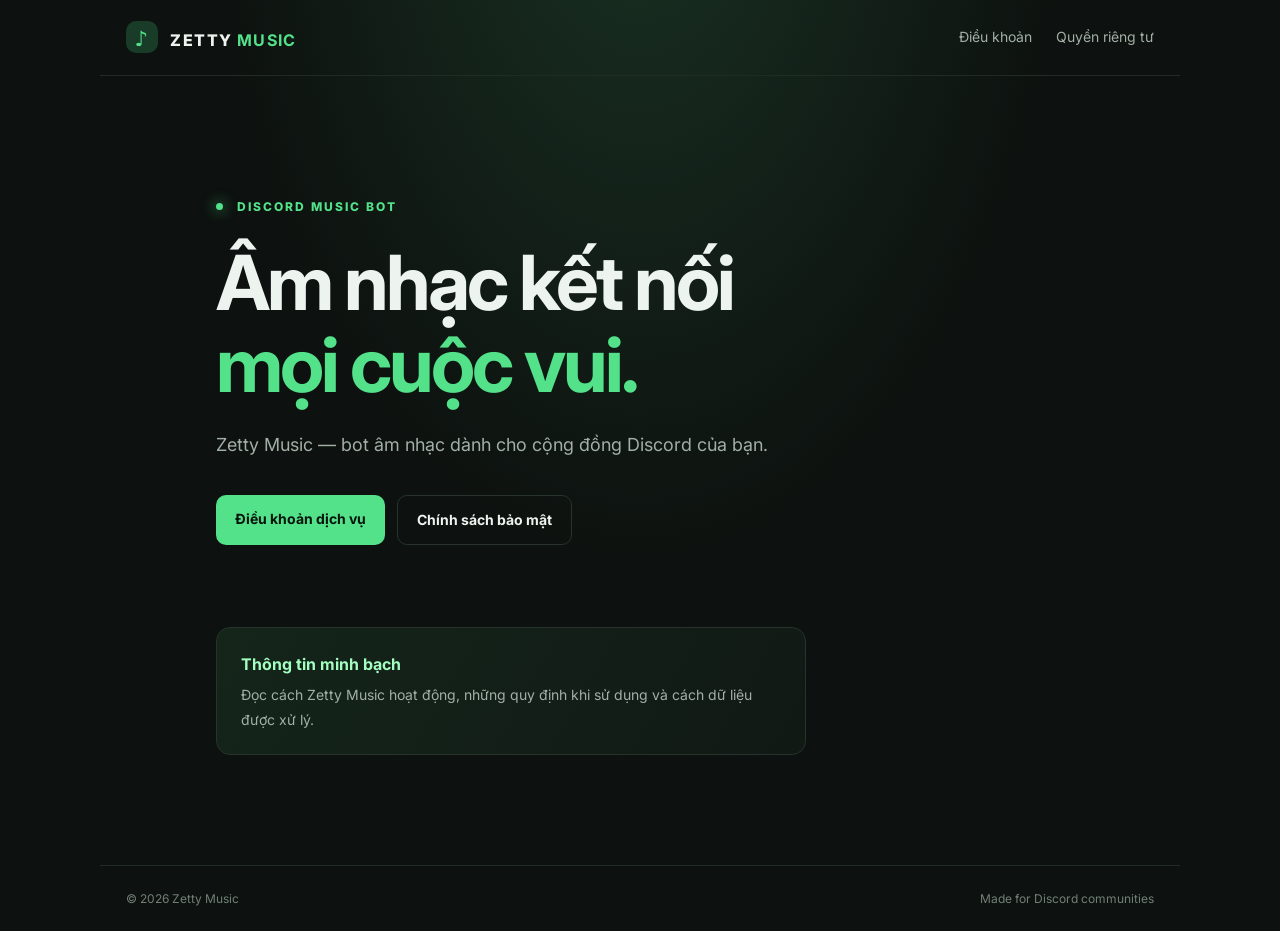
<file: index.html>
<!doctype html>
<html lang="vi">
<head>
  <meta charset="utf-8"><meta name="viewport" content="width=device-width, initial-scale=1">
  <meta name="theme-color" content="#101512">
  <title>Zetty Music</title>
  <meta name="description" content="Trang thông tin chính thức của Zetty Music Discord Bot.">
  <link rel="stylesheet" href="style.css">
</head>
<body>
  <header class="nav"><a class="brand" href="index.html"><span class="brand-mark">♪</span> ZETTY <b>MUSIC</b></a><nav><a href="terms.html">Điều khoản</a><a href="privacy.html">Quyền riêng tư</a></nav></header>
  <main class="hero">
    <div class="eyebrow"><span class="dot"></span> DISCORD MUSIC BOT</div>
    <h1>Âm nhạc kết nối<br><span>mọi cuộc vui.</span></h1>
    <p class="lead">Zetty Music — bot âm nhạc dành cho cộng đồng Discord của bạn.</p>
    <div class="actions"><a class="button primary" href="terms.html">Điều khoản dịch vụ</a><a class="button secondary" href="privacy.html">Chính sách bảo mật</a></div>
    <div class="note"><strong>Thông tin minh bạch</strong><p>Đọc cách Zetty Music hoạt động, những quy định khi sử dụng và cách dữ liệu được xử lý.</p></div>
  </main>
  <footer><span>© 2026 Zetty Music</span><span>Made for Discord communities</span></footer>
</body></html>
</file>
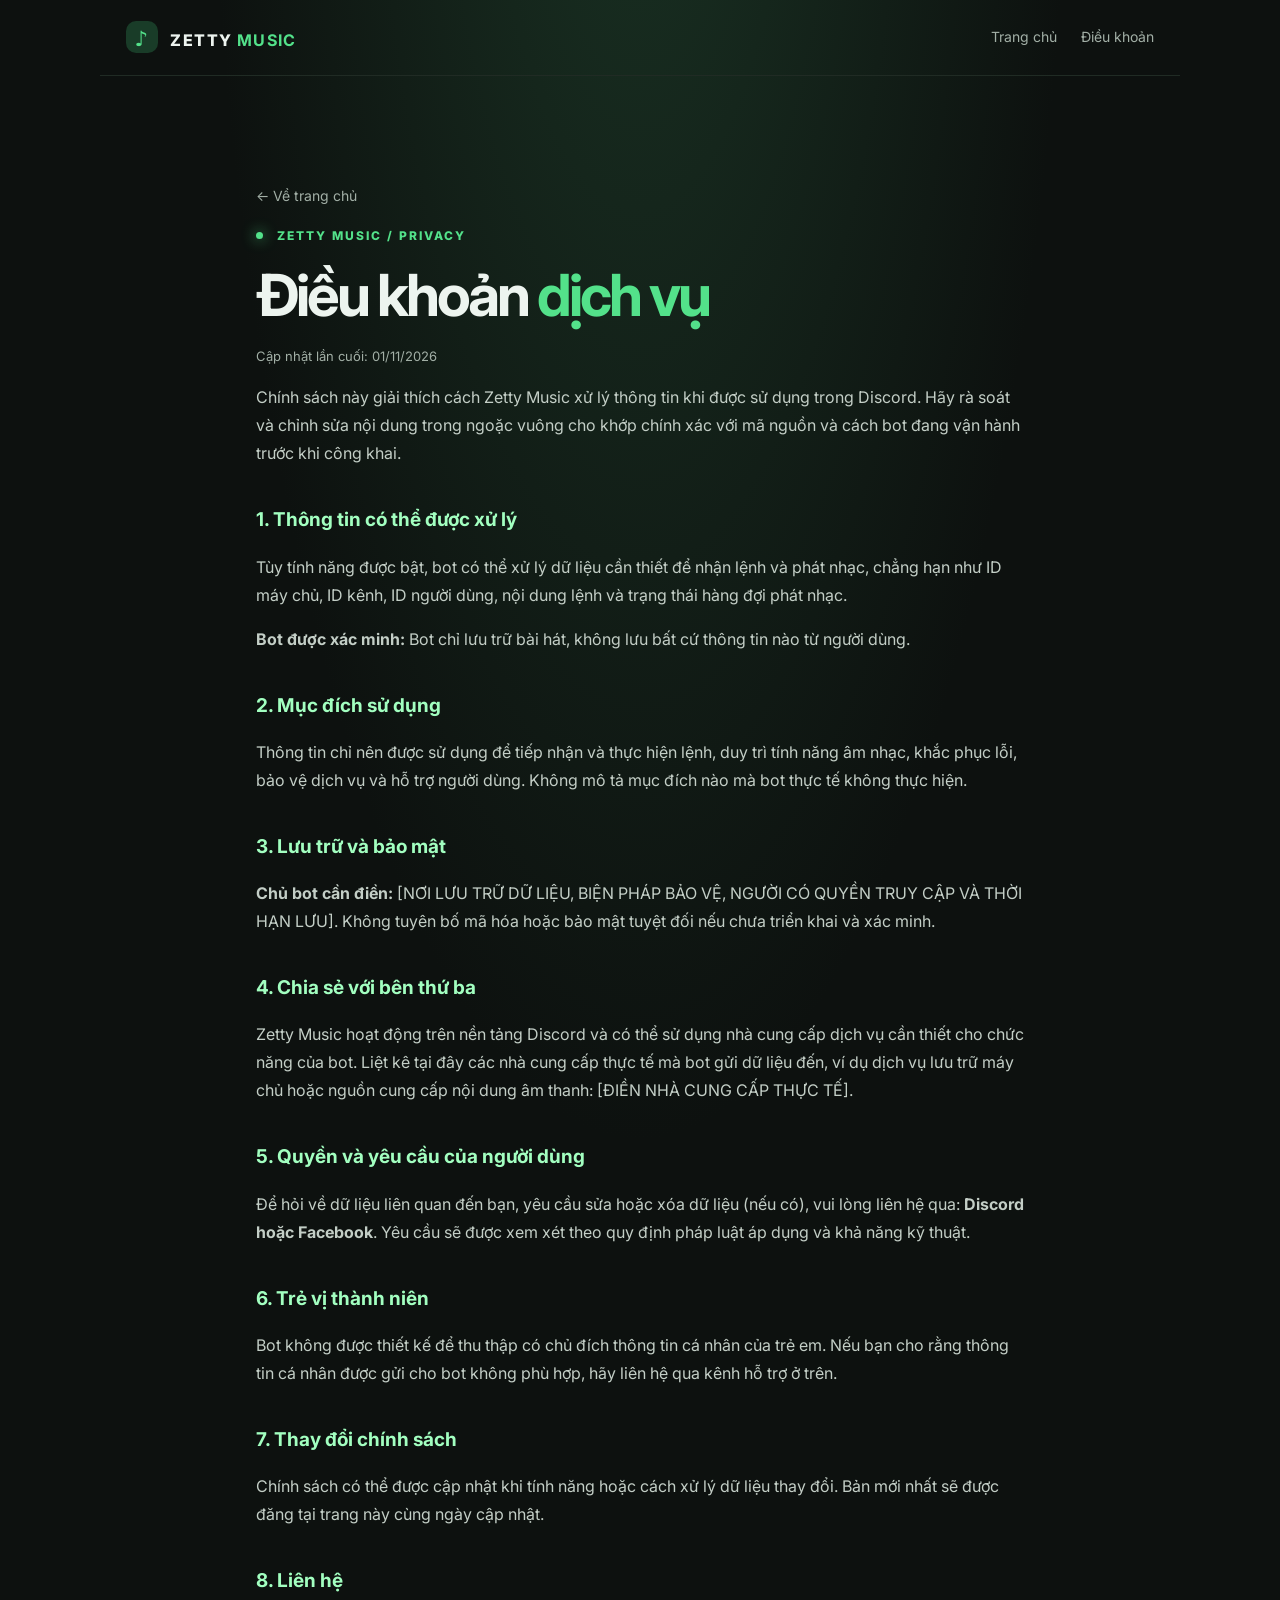
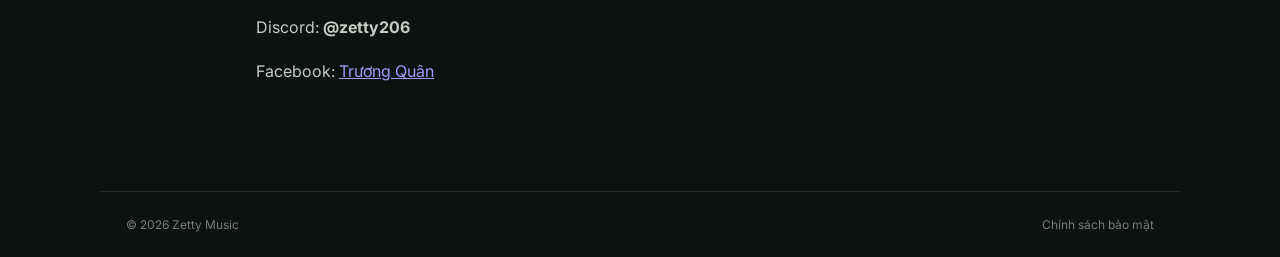
<file: privacy.html>
<!doctype html>
<html lang="vi">
<head>
  <meta charset="utf-8"><meta name="viewport" content="width=device-width, initial-scale=1">
  <meta name="theme-color" content="#101512"><title>Chính sách bảo mật | Zetty Music</title><link rel="stylesheet" href="style.css">
</head>
<body>
  <header class="nav"><a class="brand" href="index.html"><span class="brand-mark">♪</span> ZETTY <b>MUSIC</b></a><nav><a href="index.html">Trang chủ</a><a href="terms.html">Điều khoản</a></nav></header>
  <main class="document">
    <p><a class="back" href="index.html">← Về trang chủ</a></p>
    <div class="eyebrow"><span class="dot"></span> ZETTY MUSIC / PRIVACY</div>
    <h1>Điều khoản <span>dịch vụ</span></h1>
    <p class="muted">Cập nhật lần cuối: 01/11/2026</p>
    <p>Chính sách này giải thích cách Zetty Music xử lý thông tin khi được sử dụng trong Discord. Hãy rà soát và chỉnh sửa nội dung trong ngoặc vuông cho khớp chính xác với mã nguồn và cách bot đang vận hành trước khi công khai.</p>
    <h2>1. Thông tin có thể được xử lý</h2>
    <p>Tùy tính năng được bật, bot có thể xử lý dữ liệu cần thiết để nhận lệnh và phát nhạc, chẳng hạn như ID máy chủ, ID kênh, ID người dùng, nội dung lệnh và trạng thái hàng đợi phát nhạc.</p>
    <p><strong>Bot được xác minh:</strong> Bot chỉ lưu trữ bài hát, không lưu bất cứ thông tin nào từ người dùng.</p>
    <h2>2. Mục đích sử dụng</h2><p>Thông tin chỉ nên được sử dụng để tiếp nhận và thực hiện lệnh, duy trì tính năng âm nhạc, khắc phục lỗi, bảo vệ dịch vụ và hỗ trợ người dùng. Không mô tả mục đích nào mà bot thực tế không thực hiện.</p>
    <h2>3. Lưu trữ và bảo mật</h2><p><strong>Chủ bot cần điền:</strong> [NƠI LƯU TRỮ DỮ LIỆU, BIỆN PHÁP BẢO VỆ, NGƯỜI CÓ QUYỀN TRUY CẬP VÀ THỜI HẠN LƯU]. Không tuyên bố mã hóa hoặc bảo mật tuyệt đối nếu chưa triển khai và xác minh.</p>
    <h2>4. Chia sẻ với bên thứ ba</h2><p>Zetty Music hoạt động trên nền tảng Discord và có thể sử dụng nhà cung cấp dịch vụ cần thiết cho chức năng của bot. Liệt kê tại đây các nhà cung cấp thực tế mà bot gửi dữ liệu đến, ví dụ dịch vụ lưu trữ máy chủ hoặc nguồn cung cấp nội dung âm thanh: [ĐIỀN NHÀ CUNG CẤP THỰC TẾ].</p>
    <h2>5. Quyền và yêu cầu của người dùng</h2><p>Để hỏi về dữ liệu liên quan đến bạn, yêu cầu sửa hoặc xóa dữ liệu (nếu có), vui lòng liên hệ qua: <strong>Discord hoặc Facebook</strong>. Yêu cầu sẽ được xem xét theo quy định pháp luật áp dụng và khả năng kỹ thuật.</p>
    <h2>6. Trẻ vị thành niên</h2><p>Bot không được thiết kế để thu thập có chủ đích thông tin cá nhân của trẻ em. Nếu bạn cho rằng thông tin cá nhân được gửi cho bot không phù hợp, hãy liên hệ qua kênh hỗ trợ ở trên.</p>
    <h2>7. Thay đổi chính sách</h2><p>Chính sách có thể được cập nhật khi tính năng hoặc cách xử lý dữ liệu thay đổi. Bản mới nhất sẽ được đăng tại trang này cùng ngày cập nhật.</p>
    <h2>8. Liên hệ</h2>
    <p>Discord: <strong>@zetty206</strong></p>
    <p>Facebook: <a href="https://www.facebook.com/quann.131006" target="_blank" rel="noopener noreferrer">Trương Quân</a></p>
  </main>
  <footer><span>© 2026 Zetty Music</span><span>Chính sách bảo mật</span></footer>
</body></html>
</file>
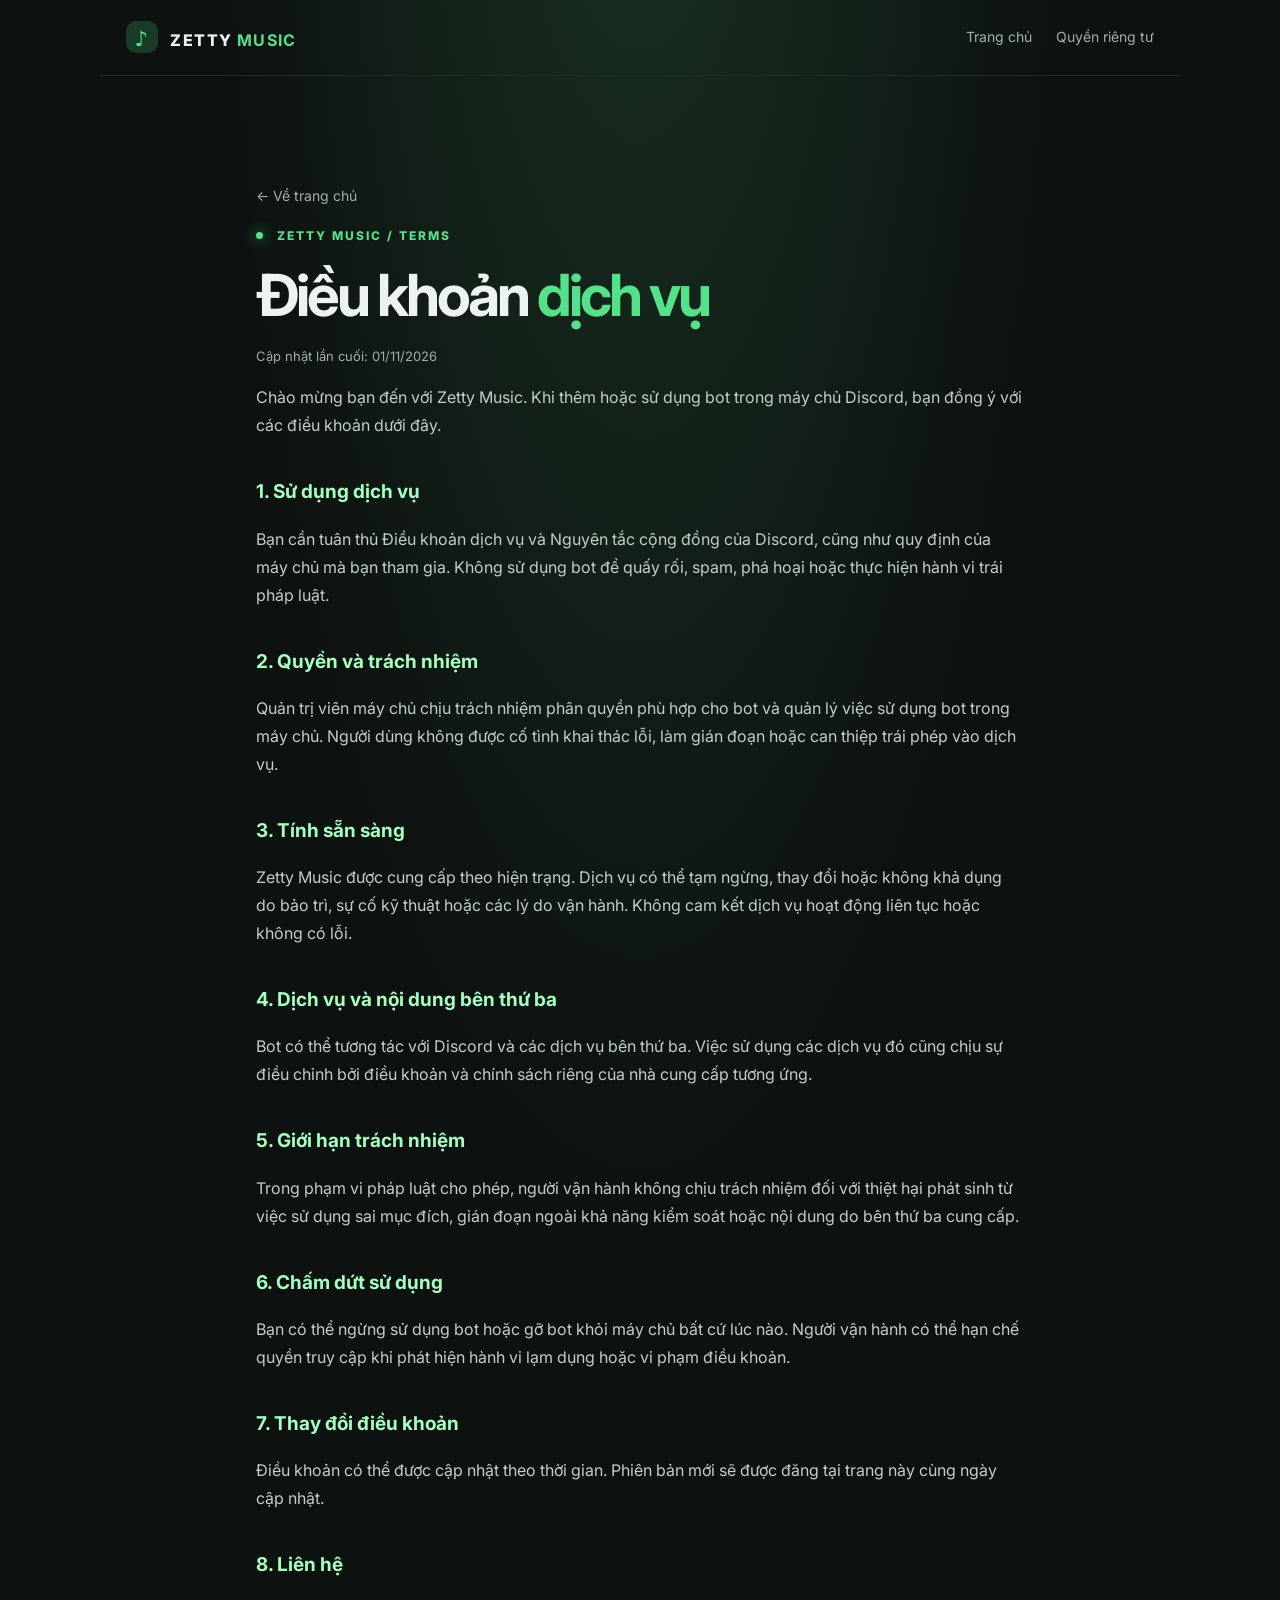
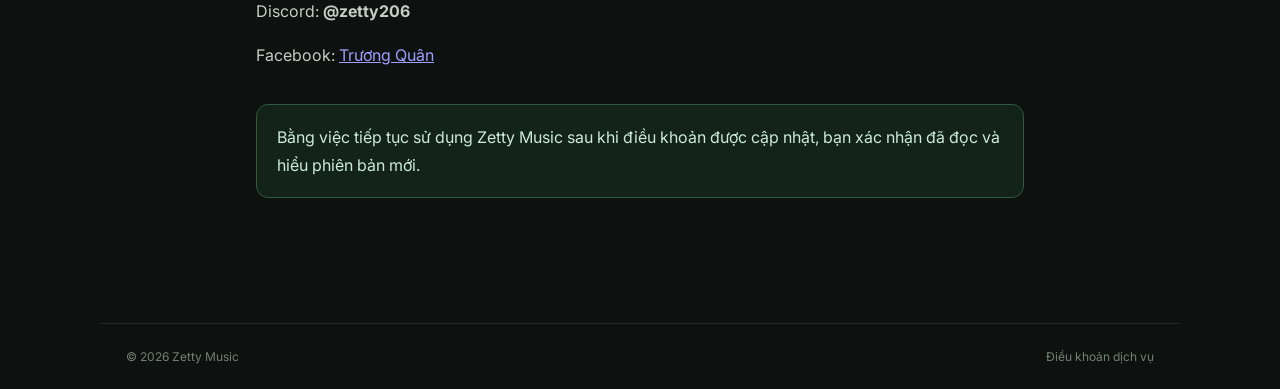
<file: terms.html>
<!doctype html>
<html lang="vi">
<head>
  <meta charset="utf-8"><meta name="viewport" content="width=device-width, initial-scale=1">
  <meta name="theme-color" content="#101512"><title>Điều khoản dịch vụ | Zetty Music</title><link rel="stylesheet" href="style.css">
</head>
<body>
  <header class="nav"><a class="brand" href="index.html"><span class="brand-mark">♪</span> ZETTY <b>MUSIC</b></a><nav><a href="index.html">Trang chủ</a><a href="privacy.html">Quyền riêng tư</a></nav></header>
  <main class="document">
    <p><a class="back" href="index.html">← Về trang chủ</a></p>
    <div class="eyebrow"><span class="dot"></span> ZETTY MUSIC / TERMS</div>
    <h1>Điều khoản <span>dịch vụ</span></h1>
    <p class="muted">Cập nhật lần cuối: 01/11/2026</p>
    <p>Chào mừng bạn đến với Zetty Music. Khi thêm hoặc sử dụng bot trong máy chủ Discord, bạn đồng ý với các điều khoản dưới đây.</p>
    <h2>1. Sử dụng dịch vụ</h2><p>Bạn cần tuân thủ Điều khoản dịch vụ và Nguyên tắc cộng đồng của Discord, cũng như quy định của máy chủ mà bạn tham gia. Không sử dụng bot để quấy rối, spam, phá hoại hoặc thực hiện hành vi trái pháp luật.</p>
    <h2>2. Quyền và trách nhiệm</h2><p>Quản trị viên máy chủ chịu trách nhiệm phân quyền phù hợp cho bot và quản lý việc sử dụng bot trong máy chủ. Người dùng không được cố tình khai thác lỗi, làm gián đoạn hoặc can thiệp trái phép vào dịch vụ.</p>
    <h2>3. Tính sẵn sàng</h2><p>Zetty Music được cung cấp theo hiện trạng. Dịch vụ có thể tạm ngừng, thay đổi hoặc không khả dụng do bảo trì, sự cố kỹ thuật hoặc các lý do vận hành. Không cam kết dịch vụ hoạt động liên tục hoặc không có lỗi.</p>
    <h2>4. Dịch vụ và nội dung bên thứ ba</h2><p>Bot có thể tương tác với Discord và các dịch vụ bên thứ ba. Việc sử dụng các dịch vụ đó cũng chịu sự điều chỉnh bởi điều khoản và chính sách riêng của nhà cung cấp tương ứng.</p>
    <h2>5. Giới hạn trách nhiệm</h2><p>Trong phạm vi pháp luật cho phép, người vận hành không chịu trách nhiệm đối với thiệt hại phát sinh từ việc sử dụng sai mục đích, gián đoạn ngoài khả năng kiểm soát hoặc nội dung do bên thứ ba cung cấp.</p>
    <h2>6. Chấm dứt sử dụng</h2><p>Bạn có thể ngừng sử dụng bot hoặc gỡ bot khỏi máy chủ bất cứ lúc nào. Người vận hành có thể hạn chế quyền truy cập khi phát hiện hành vi lạm dụng hoặc vi phạm điều khoản.</p>
    <h2>7. Thay đổi điều khoản</h2><p>Điều khoản có thể được cập nhật theo thời gian. Phiên bản mới sẽ được đăng tại trang này cùng ngày cập nhật.</p>
    <h2>8. Liên hệ</h2>
    <p>Discord: <strong>@zetty206</strong></p>
    <p>Facebook: <a href="https://www.facebook.com/quann.131006" target="_blank" rel="noopener noreferrer">Trương Quân</a></p>
    <div class="callout">Bằng việc tiếp tục sử dụng Zetty Music sau khi điều khoản được cập nhật, bạn xác nhận đã đọc và hiểu phiên bản mới.</div>
  </main>
  <footer><span>© 2026 Zetty Music</span><span>Điều khoản dịch vụ</span></footer>
</body></html>
</file>
<file: style.css>
@import url('https://fonts.googleapis.com/css2?family=Inter:wght@400;500;600;700;800&display=swap');
:root{color-scheme:dark;--bg:#0d110f;--panel:#151c18;--line:#27332c;--text:#edf4ef;--muted:#a2afa6;--green:#53e18a;--green2:#a2ffc0}
*{box-sizing:border-box}body{margin:0;background:radial-gradient(ellipse at 50% -20%,#1a3324 0,transparent 48%),var(--bg);color:var(--text);font-family:Inter,system-ui,sans-serif;line-height:1.75}.nav{height:76px;max-width:1080px;margin:auto;padding:0 26px;display:flex;align-items:center;justify-content:space-between;border-bottom:1px solid #202b24}.brand{text-decoration:none;color:var(--text);font-weight:800;letter-spacing:1.4px}.brand b{color:var(--green)}.brand-mark{display:inline-grid;place-items:center;width:32px;height:32px;margin-right:8px;border-radius:10px;background:#193c28;color:var(--green);font-size:21px}.nav nav{display:flex;gap:24px}.nav nav a,.back{color:var(--muted);text-decoration:none;font-size:14px}.nav nav a:hover,.back:hover{color:var(--green)}.hero{max-width:900px;margin:0 auto;padding:120px 26px 110px}.eyebrow{color:var(--green);font-size:12px;font-weight:800;letter-spacing:2px}.dot{display:inline-block;width:7px;height:7px;background:var(--green);border-radius:50%;margin:0 9px 1px 0;box-shadow:0 0 14px var(--green)}h1{font-size:clamp(42px,7vw,76px);line-height:1.08;letter-spacing:-3px;margin:24px 0}h1 span{color:var(--green)}.lead{font-size:18px;color:var(--muted);max-width:580px}.actions{display:flex;flex-wrap:wrap;gap:12px;margin-top:34px}.button{display:inline-block;padding:12px 19px;border-radius:10px;text-decoration:none;font-weight:700;font-size:14px}.primary{background:var(--green);color:#07140c}.secondary{border:1px solid var(--line);color:var(--text)}.note{margin-top:82px;padding:22px 24px;background:linear-gradient(120deg,#14251a,#111915);border:1px solid var(--line);border-radius:14px;max-width:590px}.note strong{color:var(--green2)}.note p{margin:5px 0 0;color:var(--muted);font-size:14px}.document{max-width:820px;margin:0 auto;padding:74px 26px 90px}.document h1{font-size:clamp(38px,6vw,58px);margin:18px 0}.document h2{font-size:19px;margin:36px 0 8px;color:var(--green2)}.document p{color:#c3cec6}.muted{color:var(--muted)!important;font-size:13px}.callout{margin:35px 0;padding:18px 20px;border:1px solid #315c40;background:#132319;border-radius:12px;color:#ccebd6}.warning{border-color:#66532a;background:#241e11;color:#f0dfb7}.back{display:inline-block;margin-top:18px}footer{max-width:1080px;margin:auto;padding:22px 26px;border-top:1px solid #202b24;display:flex;justify-content:space-between;color:#718078;font-size:12px}@media(max-width:600px){.nav{height:auto;padding:18px 20px;gap:12px;align-items:flex-start;flex-direction:column}.nav nav{gap:18px}.hero{padding-top:85px}.document{padding-top:55px}footer{gap:8px;flex-direction:column}}
</file>
